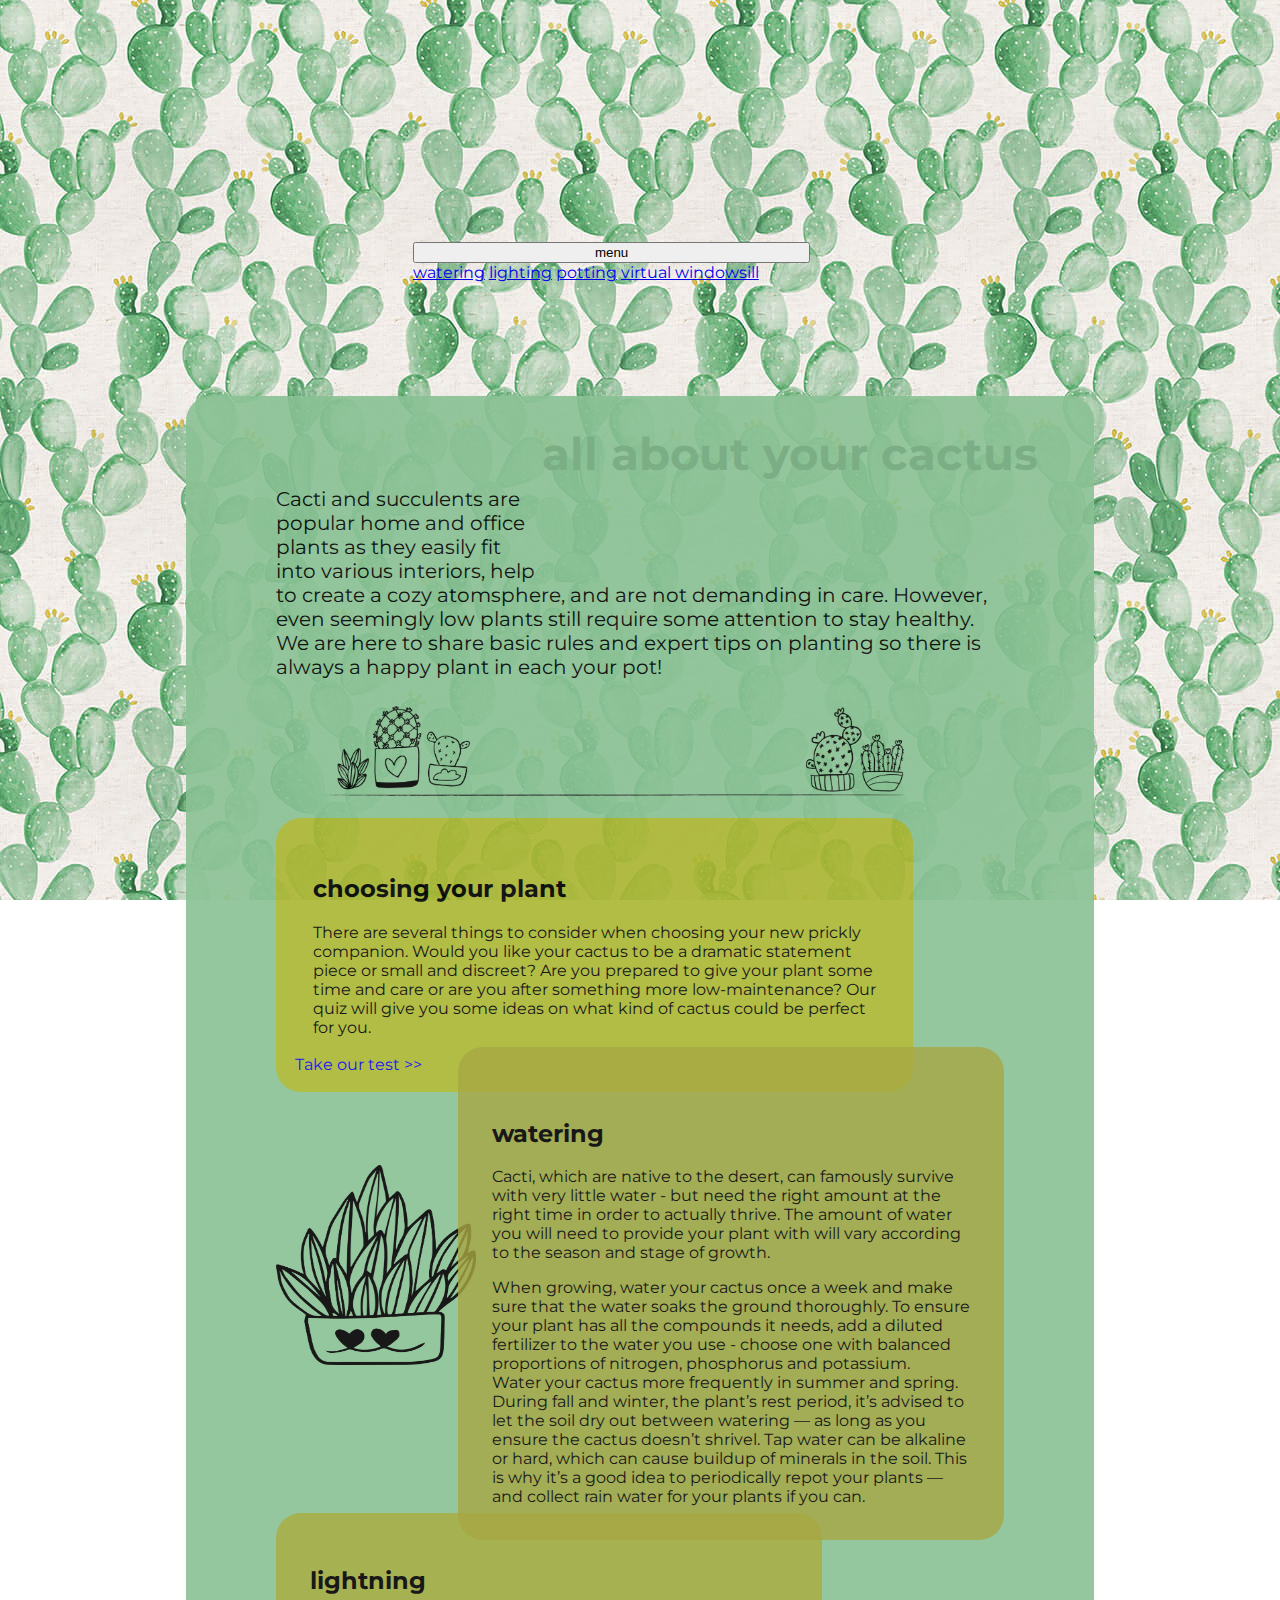
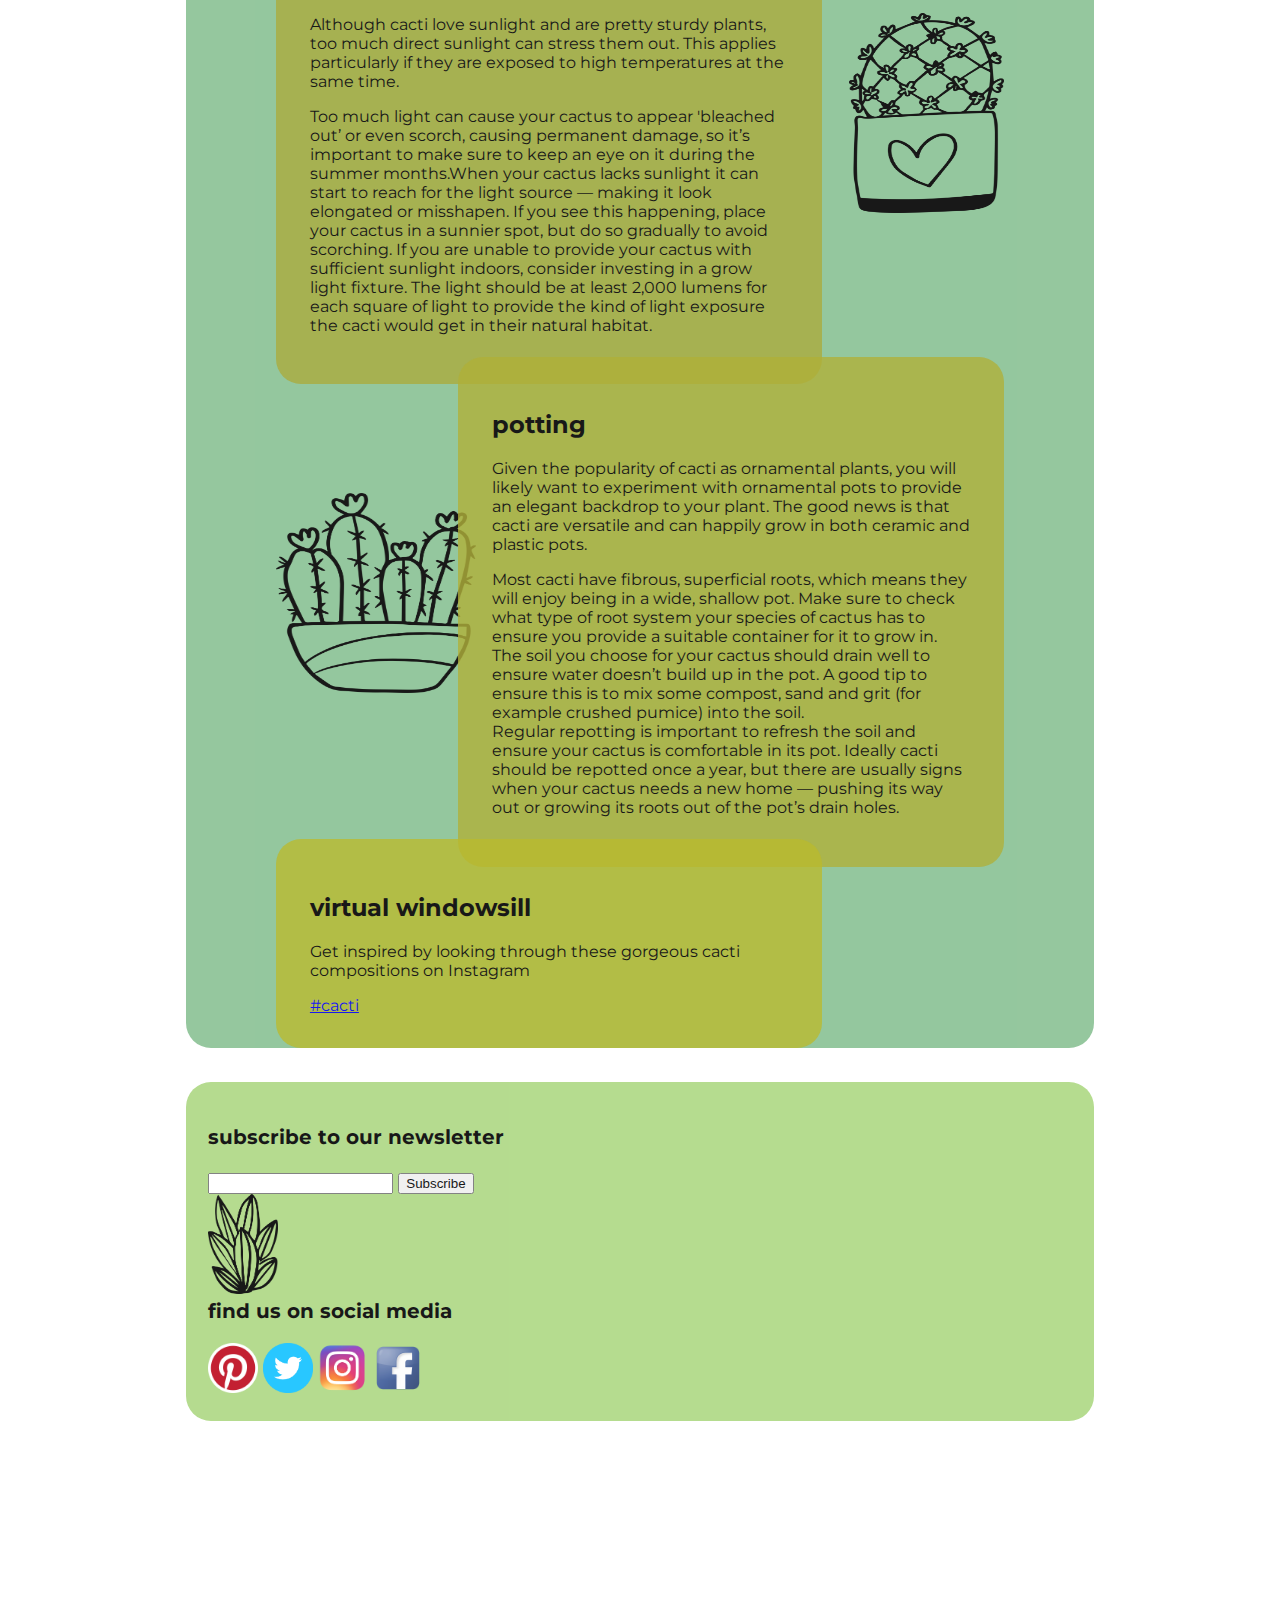
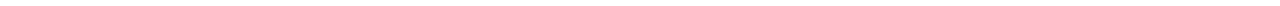
<file: index.html>
<!DOCTYPE html>
<html>
<head>

  <link href="https://fonts.googleapis.com/css?family=Montserrat:400,900" rel="stylesheet">
  <link rel="stylesheet" href="https://stackpath.bootstrapcdn.com/bootstrap/4.1.3/css/bootstrap.min.css" integrity="sha384-MCw98/SFnGE8fJT3GXwEOngsV7Zt27NXFoaoApmYm81iuXoPkFOJwJ8ERdknLPMO" crossorigin="anonymous">
  <script src="https://code.jquery.com/jquery-3.2.1.slim.min.js" integrity="sha384-KJ3o2DKtIkvYIK3UENzmM7KCkRr/rE9/Qpg6aAZGJwFDMVNA/GpGFF93hXpG5KkN" crossorigin="anonymous"></script>
  <script src="https://cdnjs.cloudflare.com/ajax/libs/popper.js/1.12.9/umd/popper.min.js" integrity="sha384-ApNbgh9B+Y1QKtv3Rn7W3mgPxhU9K/ScQsAP7hUibX39j7fakFPskvXusvfa0b4Q" crossorigin="anonymous"></script>
  <script src="https://maxcdn.bootstrapcdn.com/bootstrap/4.0.0/js/bootstrap.min.js" integrity="sha384-JZR6Spejh4U02d8jOt6vLEHfe/JQGiRRSQQxSfFWpi1MquVdAyjUar5+76PVCmYl" crossorigin="anonymous"></script>
  <link href='style.css' rel="stylesheet">
  <title>All about your cactus</title>
</head>

<body>

  <header>
    <div class="row">
    <div class="col-sm-4">
      <div class="dropdown" id="menu">
        <button class="btn btn-secondary dropdown-toggle" type="button" id="dropdownMenuButton" data-toggle="dropdown" aria-haspopup="true" aria-expanded="false">
          menu
        </button>
        <div class="dropdown-menu" aria-labelledby="dropdownMenuButton">
          <a class="dropdown-item" href="index.html#watering">watering</a>
          <a class="dropdown-item" href="index.html#lightning">lighting</a>
          <a class="dropdown-item" href="index.html#potting">potting</a>
          <a class="dropdown-item" href="index.html#gallery">virtual windowsill</a>
        </div>
      </div>
    </div>

      <div class="col-sm-8">
        <h1>all about your cactus</h1>
      </div>
  </div>

  </header>

<div class="background">
      <div class="section" id="intro">
        <p1>Cacti and succulents are popular home and office plants as they easily fit into various interiors, help to create a cozy atomsphere, and are not demanding in care. However, even seemingly low plants still require some attention to stay healthy. We are here to share basic rules and expert tips on planting so there is always a happy plant in each your pot!</p1>
      </div>

      <div class="image" id="head-image">
        <img src="img0.png" alt="cactus image" height=auto width=80%;>
      </div>

          <div class="section">
            <div id="choosing-plant">
            <p2> <h2>choosing your plant</h2>
            There are several things to consider when choosing your new prickly companion. Would you like your cactus to be a dramatic statement piece or small and discreet?  Are you prepared to give your plant some time and care or are you after something more low-maintenance? Our quiz will give you some ideas on what kind of cactus could be perfect for you. </p2>
            <a class="btn btn-dark" id="quiz" href="cactus-quiz.html">Take our test >></a>
          </div>
        </div>

        <div class="image" id="img1">
          <img src="flower1.png" alt="cactus image" height="200px" width="200px">
        </div>

      <div class="read-more" id="watering">
        <p3>
        <h2>watering</h2>
        Cacti, which are native to the desert, can famously survive with very little water - but need the right amount at the right time in order to actually thrive. The amount of water you will need to provide your plant with will vary according to the season and stage of growth.<p>
        <div id=watering-body>
             When growing, water your cactus once a week and make sure that the water soaks the ground thoroughly. To ensure your plant has all the compounds it needs, add a diluted fertilizer to the water you use - choose one with balanced proportions of nitrogen, phosphorus and potassium.<br> Water your cactus more frequently in summer and spring. During fall and winter, the plant’s rest period, it’s advised to let the soil dry out between watering — as long as you ensure the cactus doesn’t shrivel. Tap water can be alkaline or hard, which can cause buildup of minerals in the soil. This is why it’s a good idea to periodically repot your plants — and collect rain water for your plants if you can.
          </p3>
        </div>
      </div>

      <div class="image" id="img2">
        <img src="flower2.png" alt="cactus image" height="200px" width="155px">
      </div>

      <div class="section" id="lightning">
          <p4><h2>lightning</h2>
          Although cacti love sunlight and are pretty sturdy plants, too much direct sunlight can stress them out. This applies particularly if they are exposed to high temperatures at the same time. </p>
          <div id="lightning-body">
            Too much light can cause your cactus to appear 'bleached out’ or even scorch, causing permanent damage, so it’s important to make sure to keep an eye on it during the summer months.When your cactus lacks sunlight it can start to reach for the light source — making it look elongated or misshapen. If you see this happening, place your cactus in a sunnier spot, but do so gradually to avoid scorching. If you are unable to provide your cactus with sufficient sunlight indoors, consider investing in a grow light fixture. The light should be at least 2,000 lumens for each square of light to provide the kind of light exposure the cacti would get in their natural habitat. </p>
          </div>
        </div>

        <div class="image" id="img3">
          <img src="flower3.png" alt="cactus image" height="200px" width="200px">
        </div>

      <div class="section" id="potting">
          <p5> <h2>potting</h2>
          Given the popularity of cacti as ornamental plants, you will likely want to experiment with ornamental pots to provide an elegant backdrop to your plant. The good news is that cacti are versatile and can happily grow in both ceramic and plastic pots.</p>
          <div id=potting-body>
            Most cacti have fibrous, superficial roots, which means they will enjoy being in a wide, shallow pot. Make sure to check what type of root system your species of cactus has to ensure you provide a suitable container for it to grow in. The soil you choose for your cactus should drain well to ensure water doesn’t build up in the pot. A good tip to ensure this is to mix some compost, sand and grit (for example crushed pumice) into the soil.<br> Regular repotting is important to refresh the soil and ensure your cactus is comfortable in its pot. Ideally cacti should be repotted once a year, but there are usually signs when your cactus needs a new home — pushing its way out or growing its roots out of the pot’s drain holes.</p>
          </div>
        </div>


      <div class="section" id="gallery">
        <p6>  <h2>virtual windowsill</h2>
          Get inspired by looking through these gorgeous cacti compositions on Instagram</p>
                    <!-- InstaWidget -->
                    <!-- InstaWidget -->
          <a href="https://instawidget.net/v/tag/cacti" id="link-a780ebe66472263630ba55fd1a09283ad6fca283ca2de96cd83c3aefce6da6f1">#cacti</a>
          <script src="https://instawidget.net/js/instawidget.js?u=a780ebe66472263630ba55fd1a09283ad6fca283ca2de96cd83c3aefce6da6f1&width=100%"></script>
        </div>
</div>

    <section class="footer">
      <div class="row" id="footer">


            <div id="subscribed" style="display:none" class="col-sm-5">Thank you for your subscription!</div>
            <div id="subscription" class="col-sm-5">
                <p><b>subscribe to our newsletter</b></p>
                <input id="email" type="email">
                <button onclick="subscribe()" class="btn-sm btn-dark" id="subscription">Subscribe</button>
                <script>
                  $('#email').keypress(function (event) {
                    if (event.which == 13) {
                      subscribe()
                    }
                  });
                  function subscribe() {
                    document.getElementById('subscription').style.display = 'none';
                    document.getElementById('subscribed').style.display = 'inherit'
                    }
                </script>
              </div>

        <div class="col-sm-2 image" id="flower-divider">
          <img src="flower4.png" alt="flower" height="100px" width="70px">
        </div>

        <div class="col-sm-5">
          <p8><b>find us on social media</b></p>
            <div class="image" id="SMimg">
              <a href="https://www.pinterest.co.uk/" target="_blank"><img src="sm1.png" alt="SMlogo" height="50px" width="50px"></a>
              <a href="https://twitter.com/" target="_blank"><img src="sm2.png" alt="SMlogo" height="50px" width="50px"></a>
              <a href="https://www.instagram.com/?hl=en" target="_blank"><img src="sm3.png" alt="SMlogo" height="50px" width="50px"></a>
              <a href="https://en-gb.facebook.com/" target="_blank"><img src="sm4.png" alt="SMlogo" height="50px" width="50px"></a>
            </div>
        </div>

      </div>
    </section>

  </div>

</body>

</html>
</file>
<file: style.css>
body {
  background-image: url(background.jpg);
  background-attachment: fixed;
  padding: 5%;
  z-index: -1;
  font-family: 'Montserrat', sans-serif;
}

.background {
  height: 99%;
  width: 80%;
  margin: 5% 10% 10% 10%;
  background-color: #89c194;
  position: relative;
  border-radius: 25px;
  opacity: 0.9;
}

#menu {
  padding: 15% 0% 5% 30%;
}


h1 {
  font-weight: bold;
  padding: 5% 15% 5% 0%;
  font-size: 45px;
  float: right;
}

p1 {
  margin: 0 auto;
  display: block;
  padding: 10% 10% 3% 10%;
  font-size: 20px;
}

#intro {
  margin: 2%% 2% 2% 2%;
  padding: 2;
  position: relative;
}

#head-image {
  height:auto;
  width:80%;
  display:inline-block;
  text-align: center;
  padding-left: 7%;
}

 #img1 {
   margin: 5% 5% 5% 5%;
   position: absolute;
   padding: 8% 5% 5% 5%;
   max-width: 100%;
 }

 #img2 {
   margin: 5% 5% 5% 68%;
   position: absolute;
   padding: 8% 5% 5% 5%;
   max-width: 100%;
 }

 #img3 {
   margin: 5% 8% 5% 5%;
   position: absolute;
   padding: 12% 5% 5% 5%;
   max-width: 100%;
   z-index: -1;
 }

#choosing-plant {
  background-color:rgba(179, 179, 25, 0.8);
  margin: 2% 20% -5% 10%;
  position: relative;
  padding: 2%;
  max-width: 100%;
  border-radius: 25px;
}

a#quiz {
  text-decoration: none;
}

p2 {
  margin: 0 auto;
  display: block;
  padding: 3%;
}

#choosing-plant:hover {
    background-color:rgba(179, 179, 25, 1);
    z-index: 1;
}

h2 {
  font-weight: bold;
}

p3 {
  margin: 0 auto;
  display: block;
  padding: 3%;
}

p4 {
  margin: 0 auto;
  display: block;
  padding: 3%;
}
p5 {
  margin: 0 auto;
  display: block;
  padding: 3%;
}
p6 {
  margin: 0 auto;
  display: block;
  padding: 3%;
}

#watering {
  background-color:rgba(158, 158, 46, 0.8);
  margin: -2% 10% -5% 30%;
  position: relative;
  padding: 4% 2% 2% 2%;
  max-width: 70%;
  border-radius: 25px;
}

#watering:hover {
    background-color:rgba(158, 158, 46, 1);
    z-index: 1;
}

#lightning {
  background-color:rgba(163, 163, 41, 0.8);
  margin: 2% 30% -5% 10%;
  position: static;
  padding: 2%;
  max-width: 70%;
  border-radius: 25px;
  z-index: auto;
}

#lightning:hover {
    background-color:rgba(163, 163, 41, 1);
    z-index: 1;
}

#potting {
  margin: 2% 10% -5% 30%;
  position: static;
  padding: 2%;
  max-width: 70%;
  background-color: rgba(168, 168, 36, 0.8);
  border-radius: 25px;
}

#potting:hover {
    background-color: rgba(168, 168, 36, 1);
    z-index: 1;
}

#gallery{
  background-color:	rgba(179, 179, 25, 0.8);
  margin: 2% 30% 2% 10%;
  position: static;
  padding: 2%;
  max-width: 70%;
  border-radius: 25px;
}

#gallery:hover {
    background-color:	rgba(179, 179, 25, 1);
    z-index: 1;
}

section.footer {
  position: absolute;
  margin: -7% 10% 10% 10%;
  padding: 2%;
  background-color:#add883;
  position: relative;
  border-radius: 25px;
  opacity: 0.9;
  font-size: 20px;
  }

#SMimg {
  max-width: 100%;
}

#dropdownMenuButton {
  flex: 0 0 50%;
  min-width: 50%;
}
</file>
